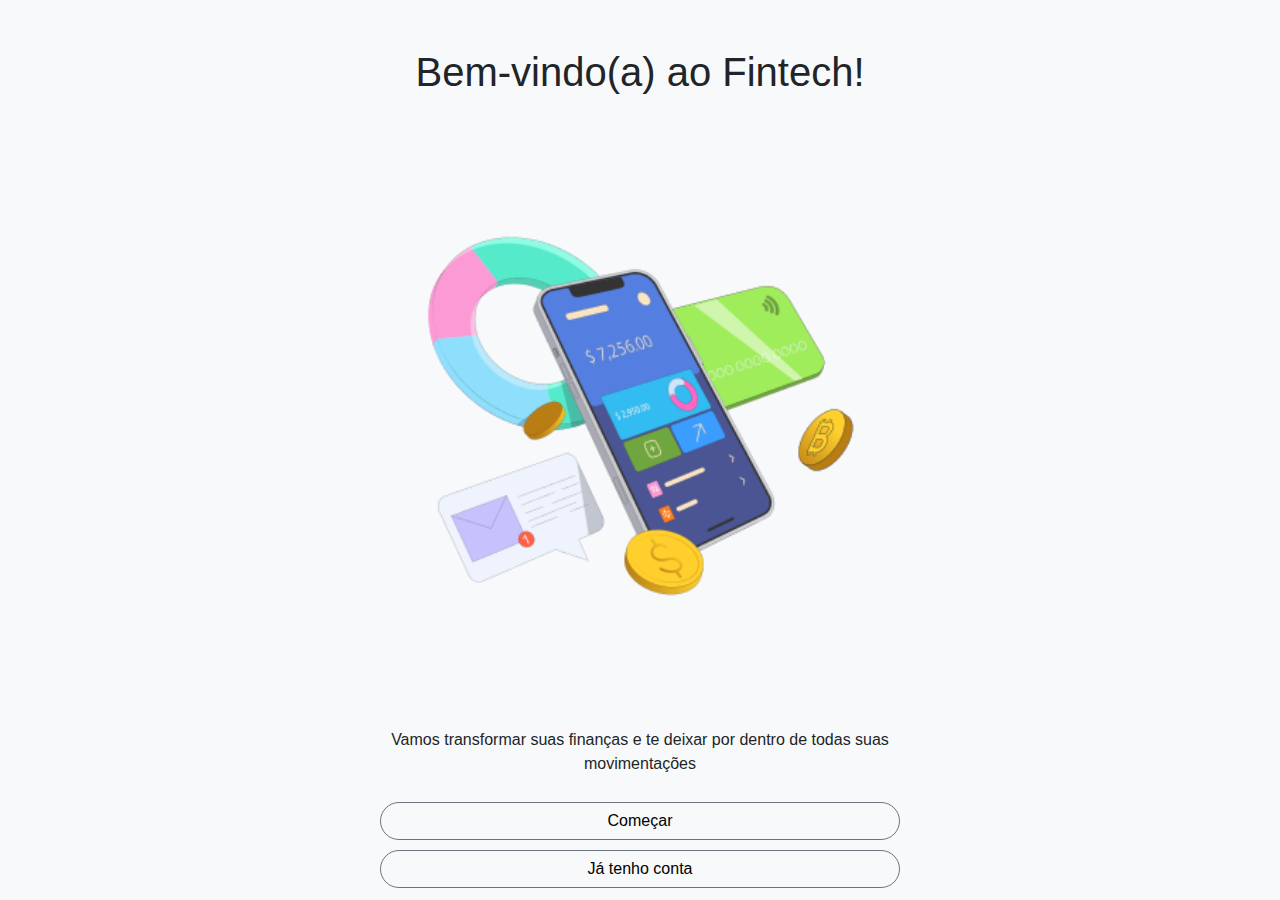
<file: index.html>
<!DOCTYPE html>
<html lang="pt-br">
<head>
    <meta charset="UTF-8">
    <meta name="viewport" content="width=device-width, initial-scale=1.0">
    <title>Fintech - Bem-vindo</title>
    <link rel="stylesheet" href="https://cdnjs.cloudflare.com/ajax/libs/font-awesome/6.2.0/css/all.min.css" integrity="sha512-xh6O/CkQoPOWDdYTDqeRdPCVd1SpvCA9XXcUnZS2FmJNp1coAFzvtCN9BmamE+4aHK8yyUHUSCcJHgXloTyT2A==" crossorigin="anonymous" referrerpolicy="no-referrer" />
    <link href="https://stackpath.bootstrapcdn.com/bootstrap/4.5.2/css/bootstrap.min.css" rel="stylesheet">
    <link rel="stylesheet" href="./css/style.css">
</head>
<body>
    <div class="container text-center mt-5">
        <h1><i class="fas fa-credit-card"></i> Bem-vindo(a) ao Fintech!</h1>
        <img src="./img/financess.png" alt="Imagem de Boas-Vindas" class="img-fluid">
        <p>Vamos transformar suas finanças e te deixar por dentro de todas suas movimentações</p>
        <a href="sign_up.html" class="btn btn-outline-secondary">Começar</a>    
        <a href="login.html" class="btn btn-outline-secondary">Já tenho conta</a>
    </div>
    <script src="https://code.jquery.com/jquery-3.5.1.slim.min.js"></script>
    <script src="https://cdn.jsdelivr.net/npm/@popperjs/core@2.9.3/dist/umd/popper.min.js"></script>
    <script src="https://stackpath.bootstrapcdn.com/bootstrap/4.5.2/js/bootstrap.min.js"></script>
</body>
</html>
</file>
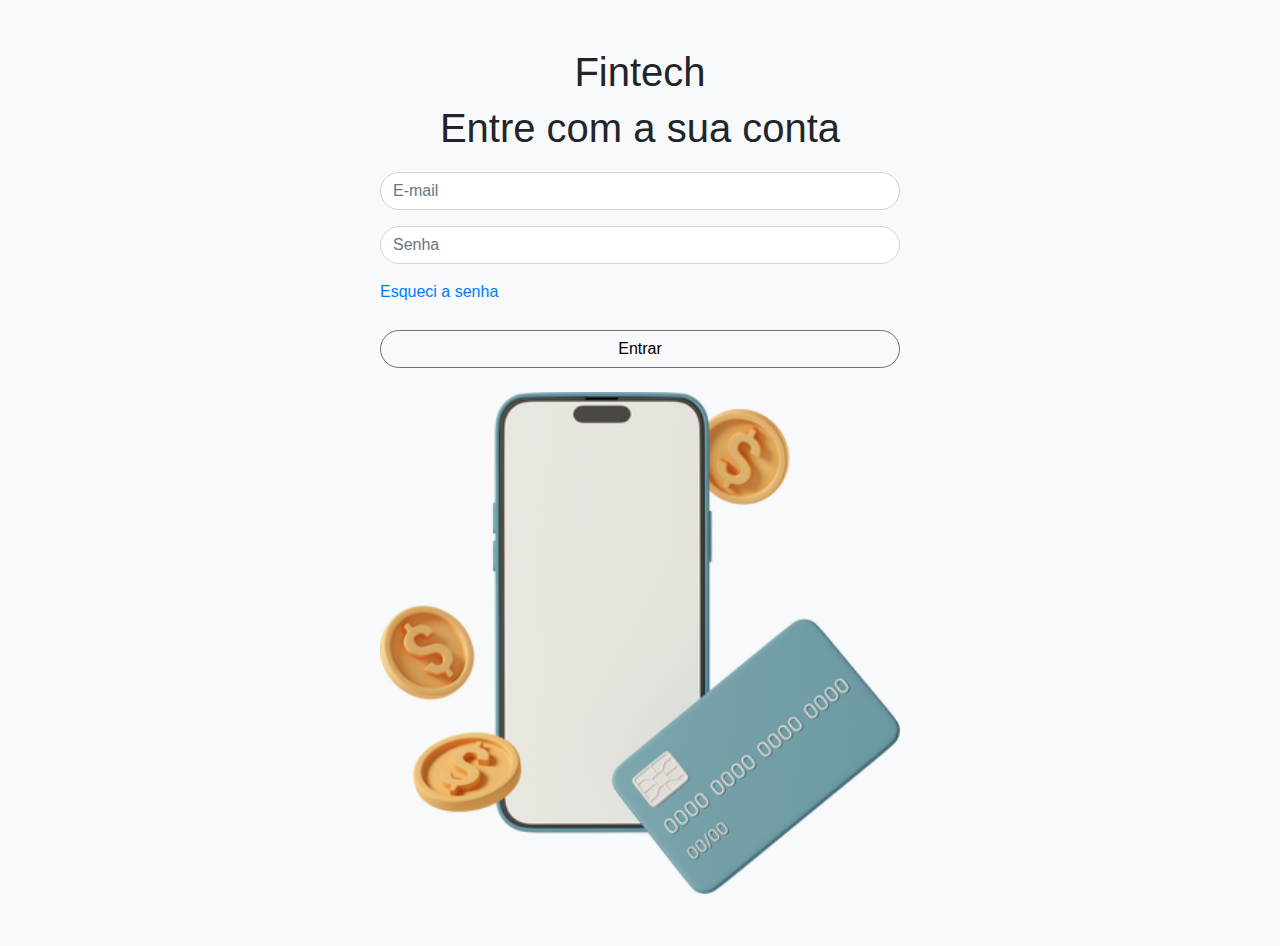
<file: login.html>
<!DOCTYPE html>
<html lang="pt-br">
<head>
    <meta charset="UTF-8">
    <meta name="viewport" content="width=device-width, initial-scale=1.0">
    <title>Fintech - Login</title>
    <link rel="stylesheet" href="https://cdnjs.cloudflare.com/ajax/libs/font-awesome/6.2.0/css/all.min.css" integrity="sha512-xh6O/CkQoPOWDdYTDqeRdPCVd1SpvCA9XXcUnZS2FmJNp1coAFzvtCN9BmamE+4aHK8yyUHUSCcJHgXloTyT2A==" crossorigin="anonymous" referrerpolicy="no-referrer" />
    <link href="https://stackpath.bootstrapcdn.com/bootstrap/4.5.2/css/bootstrap.min.css" rel="stylesheet">
    <link rel="stylesheet" href="./css/style.css">
</head>
<body>
    <div class="container text-center mt-5">
        <h1 id="teste">Fintech</h1>
        <h1><i class="fas fa-credit-card"></i> Entre com a sua conta</h1>
        <form>
            <div class="form-group">
                <input type="email" class="form-control" placeholder="E-mail" required>
            </div>
            <div class="form-group position-relative">
                <input type="password" class="form-control" id="passwordlogin" placeholder="Senha" required>
                <span class="fa fa-eye position-absolute" id="togglePasswordButton"></span>
            </div>
            <a href="#" class="d-block mb-3 forgot-password">Esqueci a senha</a>
            <button type="submit" class="btn btn-outline-secondary">Entrar</button>
        </form>
        <img src="./img/login.png" alt="Imagem de Login" class="img-fluid mt-4">
    </div>
    <script src="./js/scriptLogin.js"></script>
    <script src="https://code.jquery.com/jquery-3.5.1.slim.min.js"></script>
    <script src="https://cdn.jsdelivr.net/npm/@popperjs/core@2.9.3/dist/umd/popper.min.js"></script>
    <script src="https://stackpath.bootstrapcdn.com/bootstrap/4.5.2/js/bootstrap.min.js"></script>
</body>
</html>
</file>
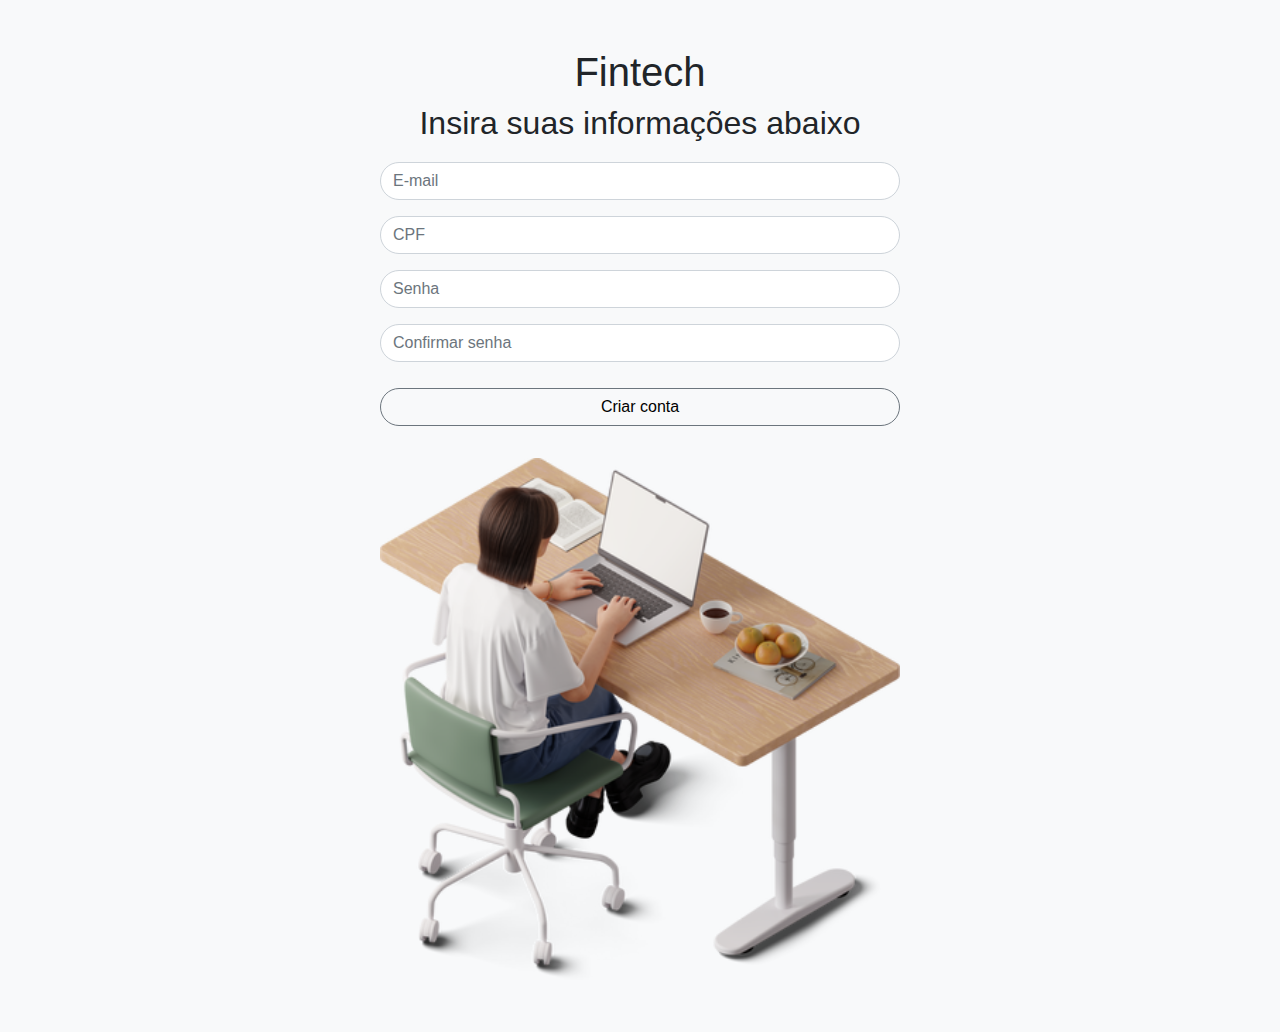
<file: sign_up.html>
<!DOCTYPE html>
<html lang="pt-br">
<head>
    <meta charset="UTF-8">
    <meta name="viewport" content="width=device-width, initial-scale=1.0">
    <title>Fintech - Sign Up</title>
    <link rel="stylesheet" href="https://cdnjs.cloudflare.com/ajax/libs/font-awesome/6.2.0/css/all.min.css" integrity="sha512-xh6O/CkQoPOWDdYTDqeRdPCVd1SpvCA9XXcUnZS2FmJNp1coAFzvtCN9BmamE+4aHK8yyUHUSCcJHgXloTyT2A==" crossorigin="anonymous" referrerpolicy="no-referrer" />
    <link href="https://stackpath.bootstrapcdn.com/bootstrap/4.5.2/css/bootstrap.min.css" rel="stylesheet">
    <link rel="stylesheet" href="./css/style.css">
</head>
<body>
    <div class="container text-center mt-5">
        <h1>Fintech</h1>
        <h2><i class="fas fa-credit-card "></i> Insira suas informações abaixo</h2>
        <form id="signupForm">
            <div class="form-group">
                <input type="email" class="form-control" placeholder="E-mail" required>
            </div>
            <div class="form-group">
                <input type="text" class="form-control" placeholder="CPF" pattern="[0-9]*" maxlength="11" required>
            </div>
            <div class="form-group position-relative">
                <input type="password" class="form-control" id="password" placeholder="Senha" required>
                <span class="fa fa-eye position-absolute" id="togglePassword"></span>
            </div>
            <div class="form-group position-relative">
                <input type="password" class="form-control" id="confirmPassword" placeholder="Confirmar senha" required>
                <span class="fa fa-eye position-absolute" id="toggleConfirmPassword"></span>
            </div>
            <button type="submit" class="btn btn-outline-secondary">Criar conta</button>
            <div id="error-message" class="text-danger mt-2"></div>
        </form>
        <img src="./img/signup.png" alt="Imagem de Cadastro" class="img-fluid mt-4">
    </div>
    <script src="./js/scriptSignUp.js"></script>
    <script src="https://code.jquery.com/jquery-3.5.1.slim.min.js"></script>
    <script src="https://cdn.jsdelivr.net/npm/@popperjs/core@2.9.3/dist/umd/popper.min.js"></script>
    <script src="https://stackpath.bootstrapcdn.com/bootstrap/4.5.2/js/bootstrap.min.js"></script>
</body>
</html>
</file>
<file: css/style.css>
@import url('https://fonts.googleapis.com/css2?family=Open+Sans:ital,wght@0,300..800;1,300..800&display=swap');
body {
    font-family: 'Opens Sans', sans-serif;
    background-color: #f8f9fa;
}

.container {
    max-width: 550px;
}

.form-control{
    border-radius: 20px;
}

.forgot-password{
    text-align: left;
    display: inline-block; 
    margin-bottom: 15px;
}

img {
    width: 100%;
    height: 100%;
    margin-top: 10%;
    margin-bottom: 10%;
}

form {
    margin-top: 20px;
}

.btn {
    width: 100%;
    margin-top: 10px;
    color: black;
    border-radius: 20px;
}

.position-relative {
    position: relative;
}

.position-absolute {
    position: absolute;
    right: 10px;
    top: 50%;
    transform: translateY(-50%);
    cursor: pointer;
}
</file>
